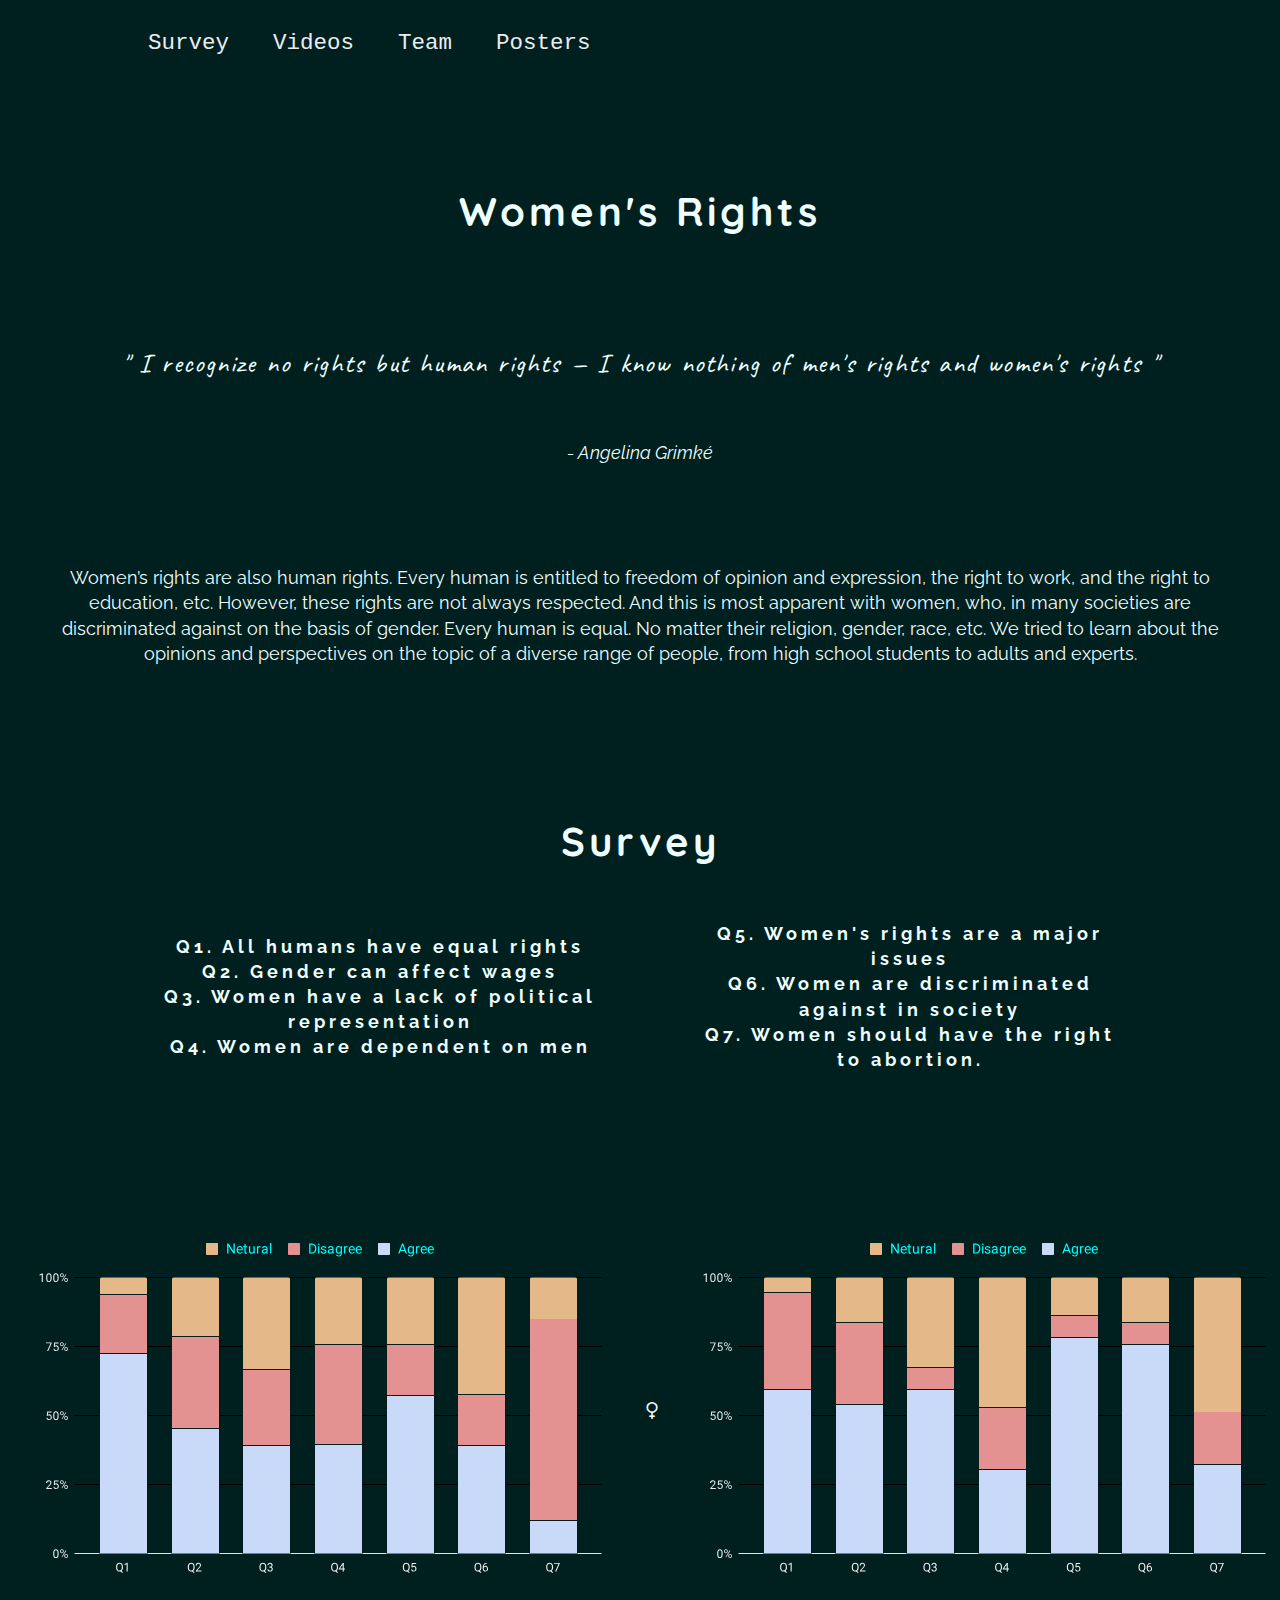
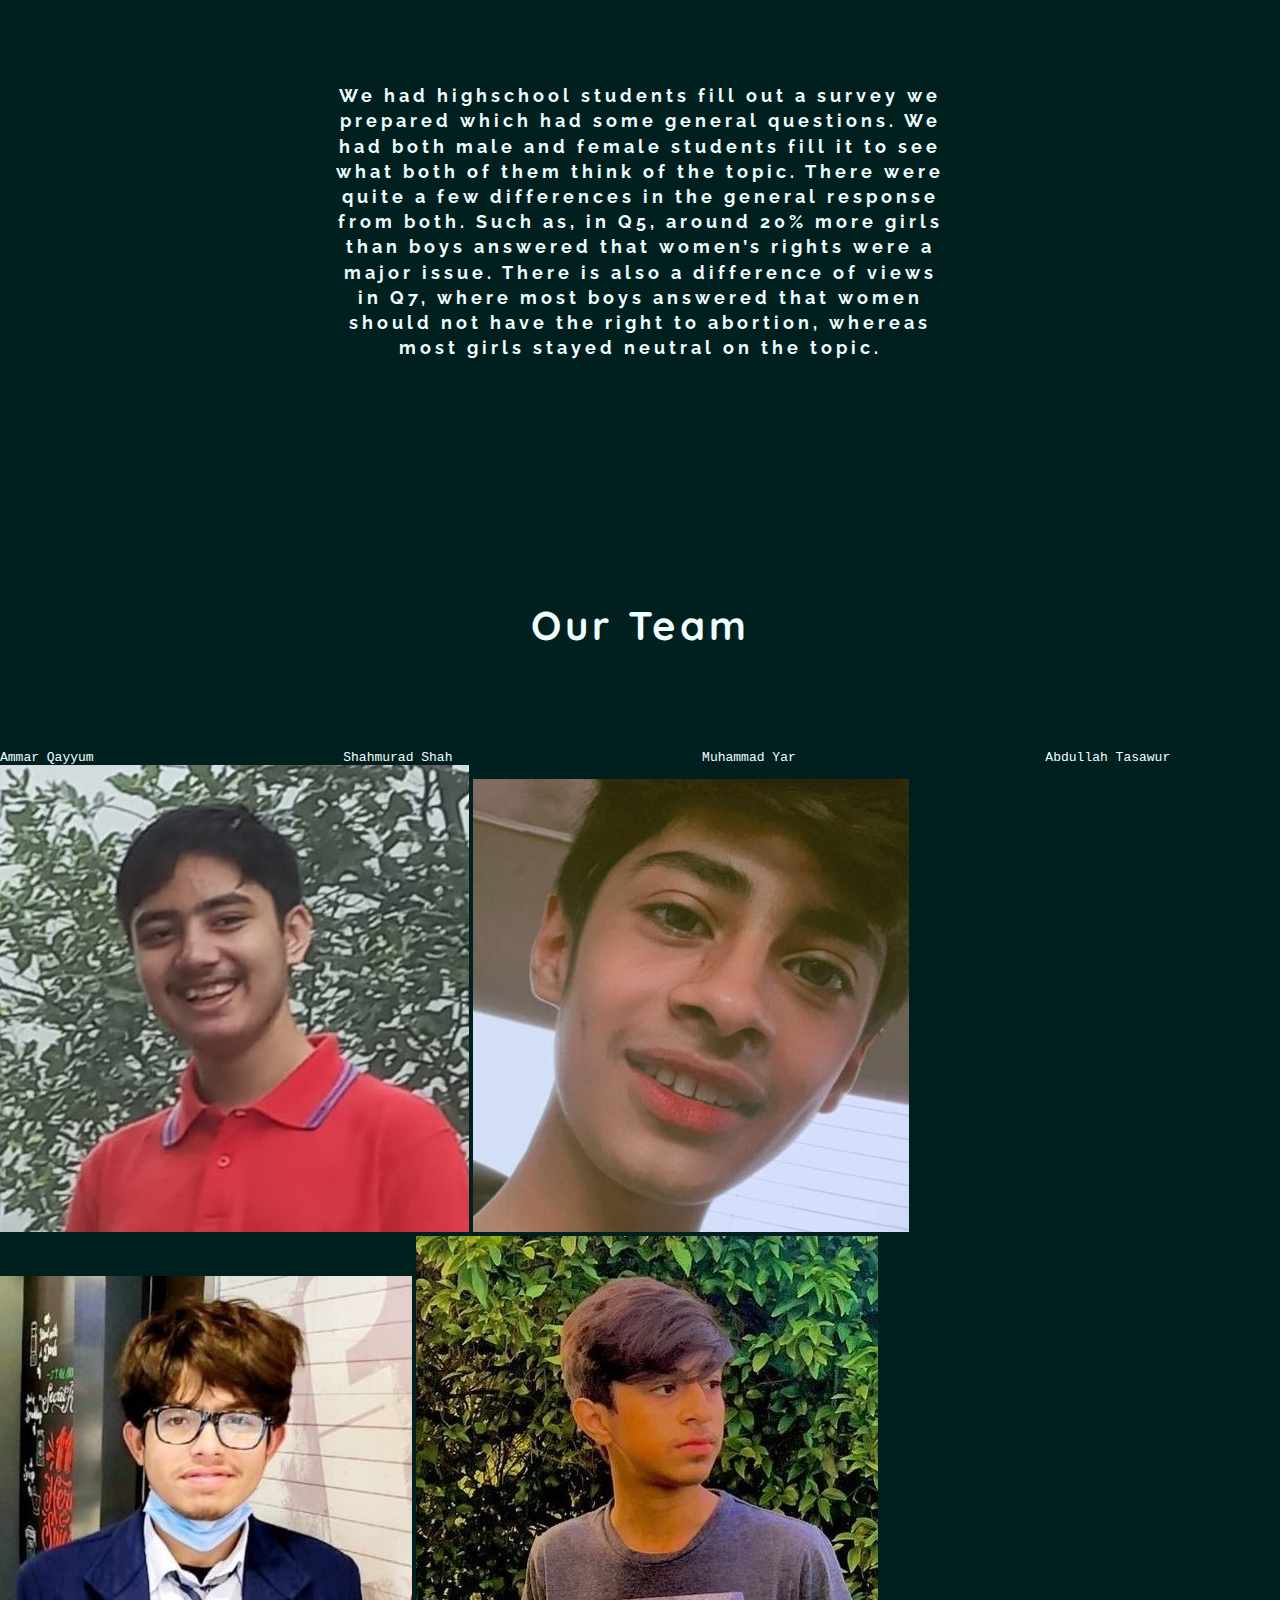
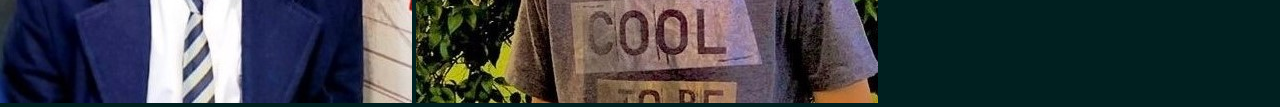
<file: $index.html>
<!DOCTYPE html>
<html lang="en">
<head>
    <meta charset="UTF-8">
    <meta http-equiv="X-UA-Compatible" content="IE=edge">
    <meta name="viewport" content="width=device-width, initial-scale=1.0">
    <title>Rights</title>
    <link rel="icon" type="image/x-icon" href="Logo.png">
    <link rel="stylesheet" href="$styles.css">
    <link rel="stylesheet" href="https://fonts.googleapis.com/css2?family=Material+Symbols+Outlined:opsz,wght,FILL,GRAD@20..48,100..700,0..1,-50..200" />
    <link rel="stylesheet" href="https://fonts.googleapis.com/css2?family=Material+Symbols+Outlined:opsz,wght,FILL,GRAD@20..48,100..700,0..1,-50..200" />
    <style>
        @import url('https://fonts.googleapis.com/css2?family=Quicksand:wght@300&display=swap');
        @import url('https://fonts.googleapis.com/css2?family=Caveat&display=swap');
        @import url('https://fonts.googleapis.com/css2?family=Raleway&display=swap');
    </style>
</head>

<body>
    <header>
        <nav>
            <ul class="navlinks">
             <li><a href="#survey"> Survey </a></li>
             <li><a href="#videos"> Videos </a></li>
             <li><a href="#members"> Team </a></li>
             <li><a href="#posters"> Posters </a></li> 
            </ul>
        </nav>
    </header>


    <section id="intro">
        <h1> Women's Rights </h1>
        <p id="introQuote">"  I recognize no rights but human rights — I know nothing of men's rights and women's rights  "</p>
        <p class="introTxt"><em>- Angelina Grimké</em></p>
        <p class="introTxt">Women’s rights are also human rights. Every human is entitled to freedom of opinion and expression, the right to work, and the right to education, etc. However, these rights are not always respected. And this is most apparent with women, who, in many societies are discriminated against on the basis of gender. Every human is equal. No matter their religion, gender, race, etc. We tried to learn about the opinions and perspectives on the topic of a diverse range of people, from high school students to adults and experts.</p>
    </section>


    <section id="survey">
        <h1> Survey </h>
        <div id="Qs">
            <p id="Qs1" class="introTxt">Q1. All humans have equal rights<br>Q2. Gender can affect wages<br>Q3. Women have a lack of political representation<br>Q4. Women are dependent on men</p>
            <p id="Qs2">Q5. Women's rights are a major issues<br>Q6. Women are discriminated against in society<br>Q7. Women should have the right to abortion.</p>
        </div>
        <div id="Charts">
            <span class="material-symbols-outlined">male</span>
            <img src="mChart.svg">
            <span class="material-symbols-outlined">female</span>
            <img src="fchart.svg">
        </div>       
            <p class="Analysis">We had highschool students fill out a survey we prepared which had some general questions. We had both male and female students fill it to see what both of them think of the topic. There were quite a few differences in the general response from both. Such as, in Q5, around 20% more girls than boys answered that women’s rights were a major issue. There is also a difference of views in Q7, where most boys answered that women should not have the right to abortion, whereas most girls stayed neutral on the topic.</p>
    </section>


    <section id="team">
        <h1>Our Team</h1>
        
        <pre id="memberNames">Ammar Qayyum                                Shahmurad Shah                                Muhammad Yar                                Abdullah Tasawur</pre>
        <div id="mpics">
            <img id="m1pic" src="MAmmar.jpg">
            <img id="m2pic"src="MShamu.jpg">
            <img id="m3pic"src="MMyar.jpg">
            <img id="m4pic"src="MAbdullah.jpg">
        </div>

    <section id="posters">

    </section>
        
        <!--
        <ul class="members">
            <li>
                <p>Ammar Qayyum</p>
                <img src="MAmmar.jpg">
            </li>
            <li>
                <p>Shahmurad Shah</p>
                <img src="MShamu.jpg">
            </li>
            <li>
                <p>Muhammad Yar</p>
                <img src="MMyar.png">
            </li>
            <li>
                <p>Abdullah Tasawur</p>
                <img src="MAbdullah.jpg">
            </li> 
           </ul>
           -->

    </section>
</body>
</html>
</file>
<file: $styles.css>
* {
    box-sizing: border-box;
    margin: 0;
    padding: 0;
    background-color: #002020;
    color:azure;
}

h1 {
    font-size: 40px;
    font-family: 'Quicksand', sans-serif;
    letter-spacing: 4px;
    padding: 100px;
    text-align: center;
}

/* nav */

li, a {
    font-family: monospace, sans-serif;
    font-size: 2.5vh;
    color: #ECECEF;
    text-decoration: none;

}

header {
    display:flex;
    align-items:center;
    justify-content:left;
    padding: 30px 10%;
}

.navlinks {
    list-style: none;
}

.navlinks li {
    display: inline-block;
    padding: 0px 20px;
}

.navlinks li a {
    transition: all 0.3s ease 0s;
}

.navlinks li a:hover {
    color: #cfcfe8;
}

/* Intro */

#introQuote {
    font-size: 3vh;
    word-spacing: 2px;
    letter-spacing: 1.2px;
    font-family: 'Caveat', cursive;
    text-align: center;
    padding: 10px;
}

.introTxt {
    font-size: 2vh;
    font-family: 'Raleway', sans-serif;
    line-height: 140%;
    text-align: center;
    padding-left: 15vw;
    padding-right: 15vw;
    padding: 50px;
    border: none;
}

#presentationdiv {
    padding: 40px;
    display: flex;
    justify-content: center;
}

/* Responsive */
@media only screen and (max-width:600px) {

    header {
        padding: 30px 5%;
    }

    .navlinks li {
        padding: 0px 12px;
    }

    #memberNames {
        padding: 0px 12px;
    }

    .navlinks li a {
        font-size: 18px;
    }

    p {
        margin-left: 7vw;
        margin-right: 7vw;
    }

    .introTxt {
        padding-right: 10vw;
        padding-left: 10vw;
    }

}

/* Survey */

.material-symbols-outlined {
  
    padding-top: 5px;
   font-variation-settings:
  'FILL' 0,
  'wght' 400,
  'GRAD' 0,
  'opsz' 48
}

#Qs {
    display: flex;
    align-items: center;
    padding: 50px 10px;
    justify-content: space-around;
}

#Qs p {
    font-size: 2vh;
    font-family: 'Raleway', sans-serif;
    line-height: 140%;
    text-align: center;
    margin-left: 3vw;
    margin-right: 3vw;
    padding: 5px;
    padding-bottom: 50px;
    border: none;
}

#Charts {
    display: flex;
    align-items: center;
    justify-content: center;
}

#Charts img {
    padding: 50px 20px;
    width: 90vh;
}

.Analysis {
    font-size: 2vh;
    font-family: 'Raleway', sans-serif;
    line-height: 140%;
    text-align: center;
    margin-left: 15vw;
    margin-right: 15vw;
    padding: 40px;
    border: none;
}

@media only screen and (max-width:1200px) {

    #Charts {
        flex-direction: column;
        justify-content: space-around;
    }

    #Qs1 {
        float: left;
    }

    #Qs2 {
        float: right;
    }
    
}

@media only screen and (max-width:1000px) {
    .Analysis {
        margin-right: 1vw;
        margin-left: 1vw;
        padding: 0px;
    }
}

@media only screen and (max-width:700px) {

    #Charts img {
        width: 110vw;
        height: 110vw;
    }

    .interview {
        display:flex;
        flex-direction: column;
        justify-content: center;
        align-items: center;
    }

}

/* Videos */

.interview {
    display: flex;
    justify-content: center;
    padding: 20px 20px;
}

.interview p {
    font-size: 2vh;
    padding: 0px 20px;
    font-family: 'Raleway', sans-serif;
    line-height: 140%;
    width: 40%;
    float: left;
}

.interview iframe {
    float:right;
    width: 50vh;
    height: 30vh;
}

@media only screen and (max-width: 1000px) {
    
    .interview {
        flex-direction: column;
        justify-content: center;
        align-items: center;
        padding: 20px 0px;
    }

    .interview p {
        text-align: center;
        float: none;
        padding: 15px 10px;
        width: 100%;
    }

    .interview iframe {
        float: none;

    }
}

@media only screen and (max-width: 450px) {

    .interview iframe {
        width: 80%;
    }
}

/* Team */

.MemberDiv {
    display: flex;
    flex-direction: column;
    justify-content: center;
    align-items: center;
    padding: 10px 10px;
}

#Members {
    display: flex;
    align-items: center;
    justify-content: center;
}

.MemberDiv img {
    border-radius: 50%;
    width: 20vw;
}

.MemberDiv p {
    padding: 10px;
    font-family: 'Raleway', sans-serif;
    font-weight:600;
    text-shadow: #ECECEF;
}

@media only screen and (max-width:650px){
    #Members {
        flex-direction: column;
    }

    .MemberDiv img {
        width: 70%;
        margin-bottom: 20px;
    }

    .MemberDiv p {
        font-size: 4vh;
        text-align: center;
    }
}

/* Posters */

#posters {
    display: flex;
    justify-content: center;
    align-items: center;
}

.Poster {
    width: 33%;
    height: auto;
}

@media only screen and (max-width:650px) {
    #posters {
        flex-direction: column;
    }

    .Poster {
        width: 80%;
        margin-bottom: 20px;
    }
}
</file>
